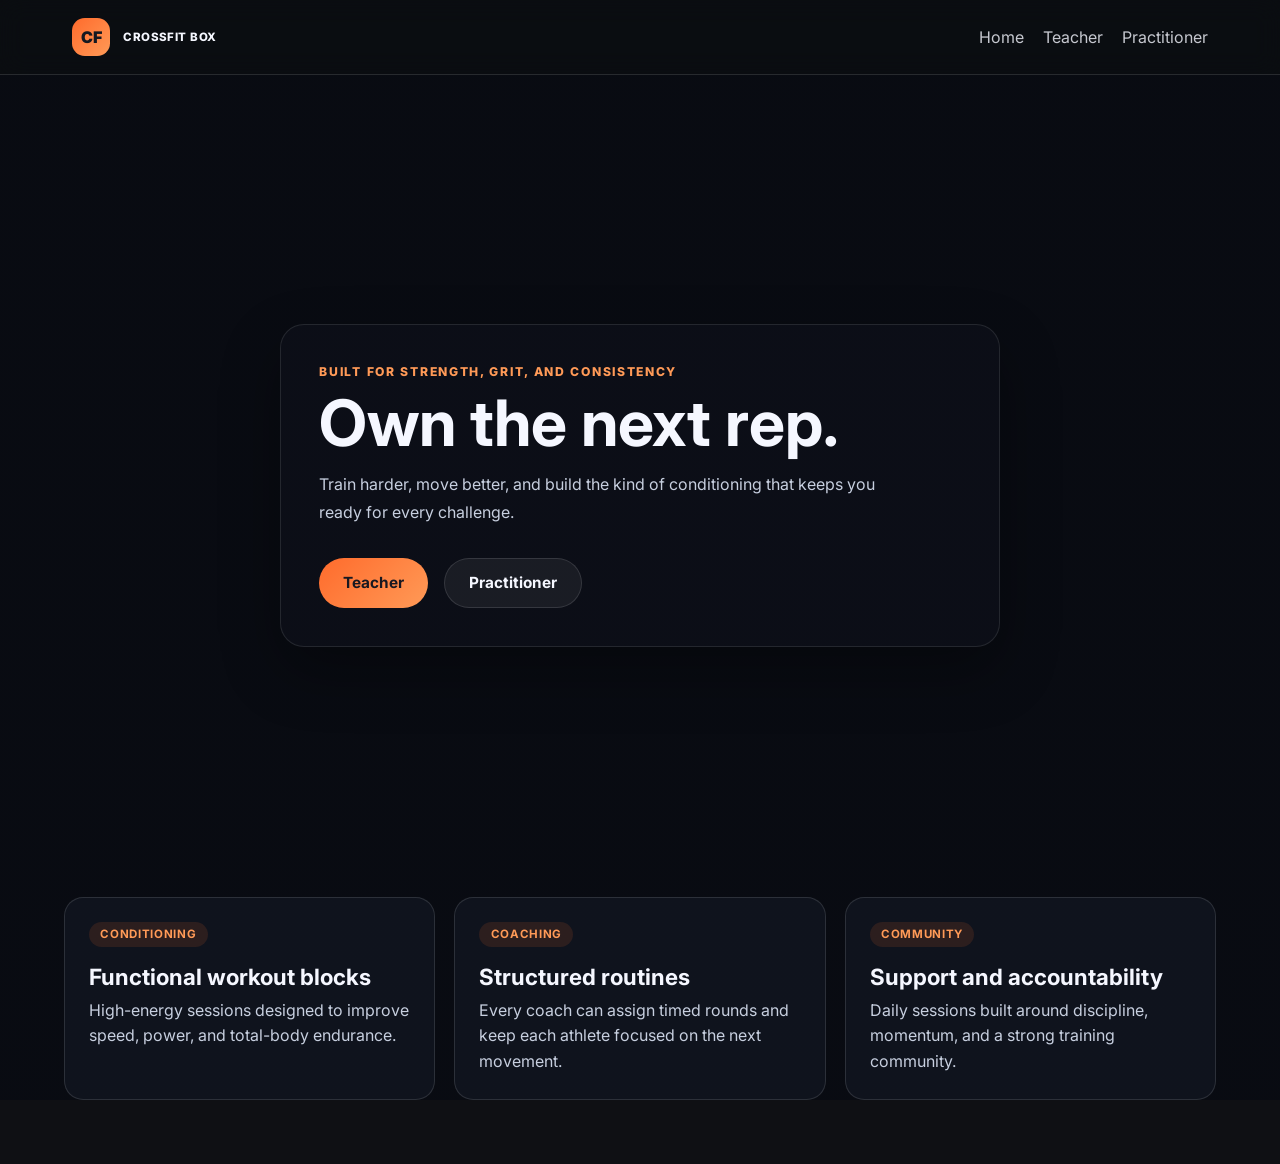
<file: Project_Yakbot1_Crossfit/index.html>
<!DOCTYPE html>
<html lang="en">
  <head>
    <meta charset="UTF-8" />
    <meta name="viewport" content="width=device-width, initial-scale=1.0" />
    <title>CrossFit Box</title>
    <link rel="preconnect" href="https://fonts.googleapis.com" />
    <link rel="preconnect" href="https://fonts.gstatic.com" crossorigin />
    <link href="https://fonts.googleapis.com/css2?family=Inter:wght@400;500;700;800;900&display=swap" rel="stylesheet" />
    <link rel="stylesheet" href="styles.css" />
  </head>
  <body class="page-home">
    <header class="topbar">
      <div class="brand-wrap">
        <span class="brand-mark">CF</span>
        <span class="brand-name">CrossFit Box</span>
      </div>
      <nav class="nav-links">
        <a href="index.html">Home</a>
        <a href="signin.html">Teacher</a>
        <a href="student.html">Practitioner</a>
      </nav>
    </header>

    <main class="hero-section">
      <div class="hero-card">
        <p class="eyebrow">Built for strength, grit, and consistency</p>
        <h1>Own the next rep.</h1>
        <p class="hero-copy">
          Train harder, move better, and build the kind of conditioning that keeps you ready for every challenge.
        </p>
        <div class="hero-actions">
          <a class="btn btn-primary" href="signin.html">Teacher</a>
          <a class="btn btn-secondary" href="student.html">Practitioner</a>
        </div>
      </div>
    </main>

    <section class="features-grid">
      <article class="feature-card">
        <span class="feature-tag">Conditioning</span>
        <h2>Functional workout blocks</h2>
        <p>High-energy sessions designed to improve speed, power, and total-body endurance.</p>
      </article>
      <article class="feature-card">
        <span class="feature-tag">Coaching</span>
        <h2>Structured routines</h2>
        <p>Every coach can assign timed rounds and keep each athlete focused on the next movement.</p>
      </article>
      <article class="feature-card">
        <span class="feature-tag">Community</span>
        <h2>Support and accountability</h2>
        <p>Daily sessions built around discipline, momentum, and a strong training community.</p>
      </article>
    </section>

    <script src="app.js"></script>
  </body>
</html>
</file>
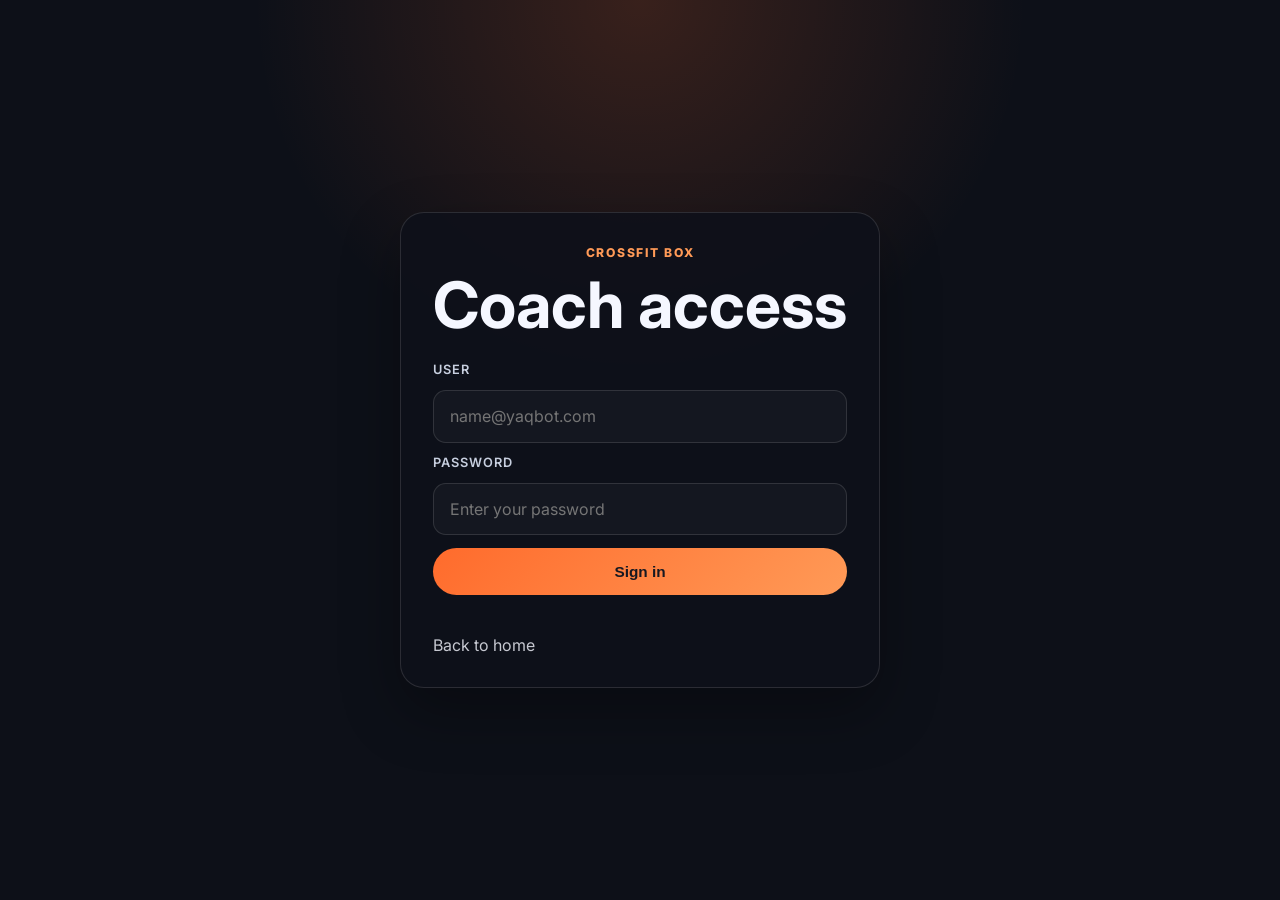
<file: Project_Yakbot1_Crossfit/signin.html>
<!DOCTYPE html>
<html lang="en">
  <head>
    <meta charset="UTF-8" />
    <meta name="viewport" content="width=device-width, initial-scale=1.0" />
    <title>Coach Sign In</title>
    <link rel="preconnect" href="https://fonts.googleapis.com" />
    <link rel="preconnect" href="https://fonts.gstatic.com" crossorigin />
    <link href="https://fonts.googleapis.com/css2?family=Inter:wght@400;500;700;800;900&display=swap" rel="stylesheet" />
    <link rel="stylesheet" href="styles.css" />
  </head>
  <body class="page-signin">
    <main class="auth-shell">
      <div class="auth-card">
        <p class="eyebrow centered">CrossFit Box</p>
        <h1>Coach access</h1>
        <form id="signin-form" class="auth-form">
          <label for="user">User</label>
          <input id="user" name="user" type="email" placeholder="name@yaqbot.com" required />

          <label for="password">Password</label>
          <input id="password" name="password" type="password" placeholder="Enter your password" required />

          <button class="btn btn-primary full-width" type="submit">Sign in</button>
          <p id="signin-message" class="status-message" aria-live="polite"></p>
        </form>
        <a class="text-link" href="index.html">Back to home</a>
      </div>
    </main>

    <script src="app.js"></script>
    <script>
      const credentials = ensureCredentials();
      const form = document.getElementById('signin-form');
      const message = document.getElementById('signin-message');
      const userInput = document.getElementById('user');
      const passwordInput = document.getElementById('password');

      form.addEventListener('submit', function (event) {
        event.preventDefault();

        const enteredUser = userInput.value.trim();
        const enteredPassword = passwordInput.value.trim();

        if (isValidTeacherEmail(enteredUser) && enteredPassword === credentials.password) {
          localStorage.setItem('crossfit_box_logged_in', 'true');
          window.location.href = 'teacher.html';
          return;
        }

        message.textContent = 'Incorrect user or password. Please try again.';
        form.reset();
        userInput.focus();
      });
    </script>
  </body>
</html>
</file>
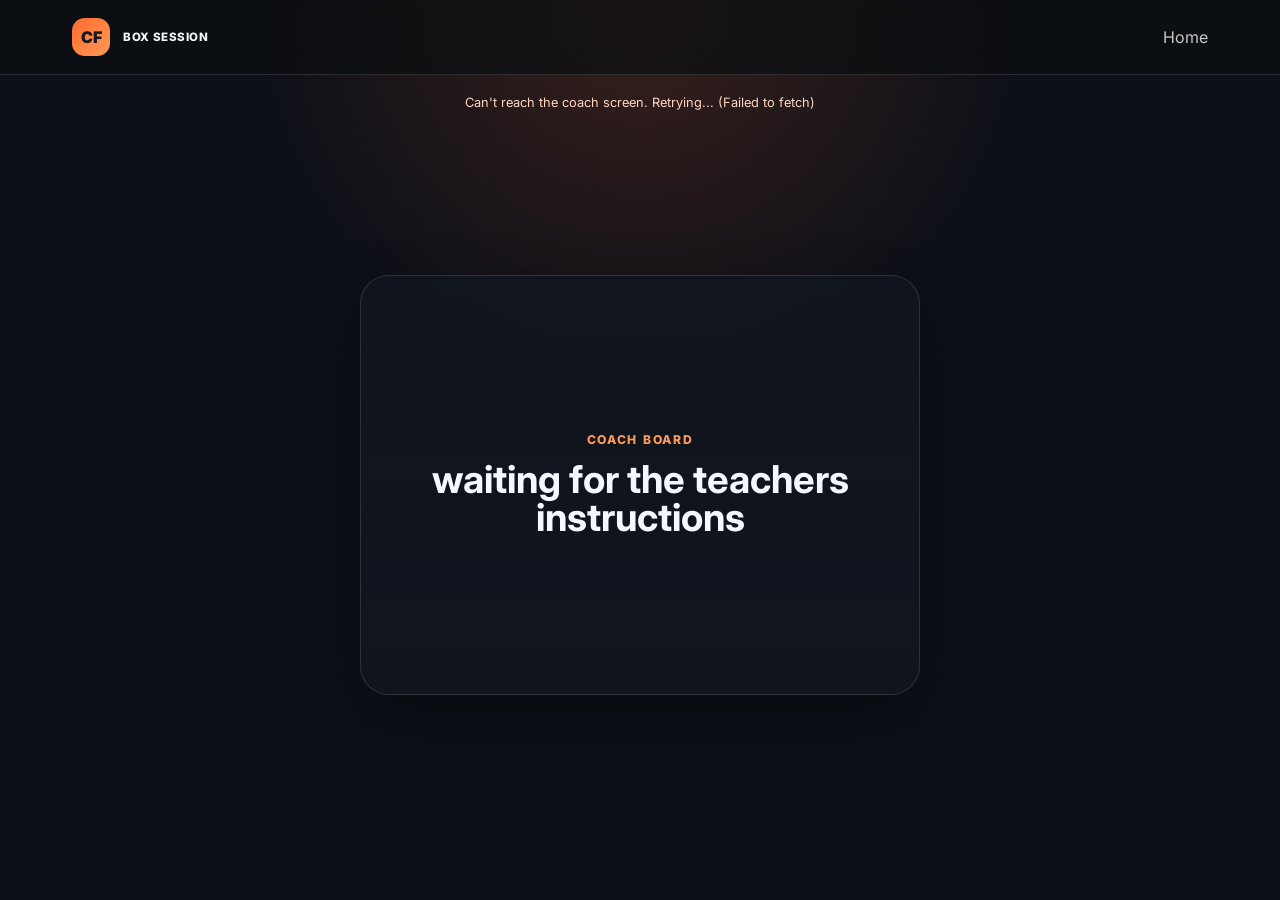
<file: Project_Yakbot1_Crossfit/student.html>
<!DOCTYPE html>
<html lang="en">
  <head>
    <meta charset="UTF-8" />
    <meta name="viewport" content="width=device-width, initial-scale=1.0" />
    <title>Practitioner Screen</title>
    <link rel="preconnect" href="https://fonts.googleapis.com" />
    <link rel="preconnect" href="https://fonts.gstatic.com" crossorigin />
    <link href="https://fonts.googleapis.com/css2?family=Inter:wght@400;500;700;800;900&display=swap" rel="stylesheet" />
    <link rel="stylesheet" href="styles.css" />
  </head>
  <body class="page-student">
    <header class="student-topbar">
      <div class="brand-wrap">
        <span class="brand-mark">CF</span>
        <span class="brand-name">Box Session</span>
      </div>
      <a class="text-link light" href="index.html">Home</a>
    </header>

    <main class="student-shell">
      <p id="connection-message" class="connection-message" role="status">Connecting to coach...</p>
      <section id="waiting-state" class="student-card waiting-state">
        <p class="eyebrow">Coach board</p>
        <h1>waiting for the teachers instructions</h1>
      </section>

      <section id="active-state" class="student-card active-state hidden">
        <p id="workout-mode-label" class="eyebrow">Current exercise</p>
        <h1 id="exercise-name">Burpees</h1>
        <div class="timer-ring">
          <span id="timer-value">00:00</span>
        </div>
        <p id="exercise-detail" class="exercise-detail">Ready</p>
        <ol id="routine-list" class="student-routine hidden"></ol>
      </section>
    </main>

    <script src="config.js"></script>
    <script src="app.js"></script>
    <script>
      const waitingState = document.getElementById('waiting-state');
      const activeState = document.getElementById('active-state');
      const exerciseName = document.getElementById('exercise-name');
      const timerValue = document.getElementById('timer-value');
      const exerciseDetail = document.getElementById('exercise-detail');
      const workoutModeLabel = document.getElementById('workout-mode-label');
      const routineList = document.getElementById('routine-list');
      const connectionMessage = document.getElementById('connection-message');
      let isRefreshing = false;

      async function renderStudentWorkout() {
        if (isRefreshing) {
          return;
        }
        isRefreshing = true;

        try {
          const workout = await fetchSharedWorkoutState();
          cacheWorkoutState(workout);
          connectionMessage.textContent = 'Connected to coach';
          connectionMessage.classList.remove('sync-error');

          if (workout && workout.isFinished) {
            waitingState.classList.add('hidden');
            activeState.classList.remove('hidden');
            workoutModeLabel.textContent = workout.timerMode === 'for-time' ? 'For Time complete' : `${workout.timerMode.toUpperCase()} complete`;
            exerciseName.textContent = workout.timerMode === 'for-time' && workout.elapsedSeconds < workout.timeCapSeconds
              ? 'Workout finished'
              : 'Workout complete';
            timerValue.textContent = workout.timerMode === 'for-time'
              ? formatSeconds(workout.elapsedSeconds)
              : '00:00';
            exerciseDetail.textContent = 'Great effort. Good job!';
            routineList.classList.add('hidden');
            return;
          }

          if (!workout || !workout.isActive) {
            waitingState.classList.remove('hidden');
            activeState.classList.add('hidden');
            return;
          }

          if (workout.timerMode === 'for-time' || workout.timerMode === 'amrap') {
            workoutModeLabel.textContent = workout.timerMode === 'for-time' ? 'For Time • counting up' : 'AMRAP • counting down';
            exerciseName.textContent = workout.timerMode === 'for-time' ? 'Complete the routine' : 'Repeat the routine';
            timerValue.textContent = formatSeconds(
              workout.timerMode === 'for-time' ? workout.elapsedSeconds : workout.remainingSeconds
            );
            exerciseDetail.textContent = workout.timerMode === 'for-time'
              ? `Time cap ${formatSeconds(workout.timeCapSeconds)} • finish early when complete`
              : 'As many rounds as possible before time runs out';
            routineList.replaceChildren(...workout.exercises.map((exercise) => {
              const item = document.createElement('li');
              item.textContent = exercise.name;
              return item;
            }));
            routineList.classList.remove('hidden');
            waitingState.classList.add('hidden');
            activeState.classList.remove('hidden');
            return;
          }

          const currentExercise = workout.exercises[workout.currentIndex];
          workoutModeLabel.textContent = `EMOM • ${workout.controlMode === 'automatic' ? 'Automatic' : 'Manual'}`;
          routineList.classList.add('hidden');
          waitingState.classList.add('hidden');
          activeState.classList.remove('hidden');

          exerciseName.textContent = currentExercise.name;
          timerValue.textContent = formatSeconds(workout.currentRemaining);
          exerciseDetail.textContent = `${workout.controlMode === 'automatic' ? 'Automatic mode' : 'Manual mode'} • ${currentExercise.focus}`;
        } catch (error) {
          connectionMessage.textContent = `Can't reach the coach screen. Retrying... (${error.message})`;
          connectionMessage.classList.add('sync-error');
        } finally {
          isRefreshing = false;
        }
      }

      renderStudentWorkout();
      setInterval(renderStudentWorkout, 500);
    </script>
  </body>
</html>
</file>
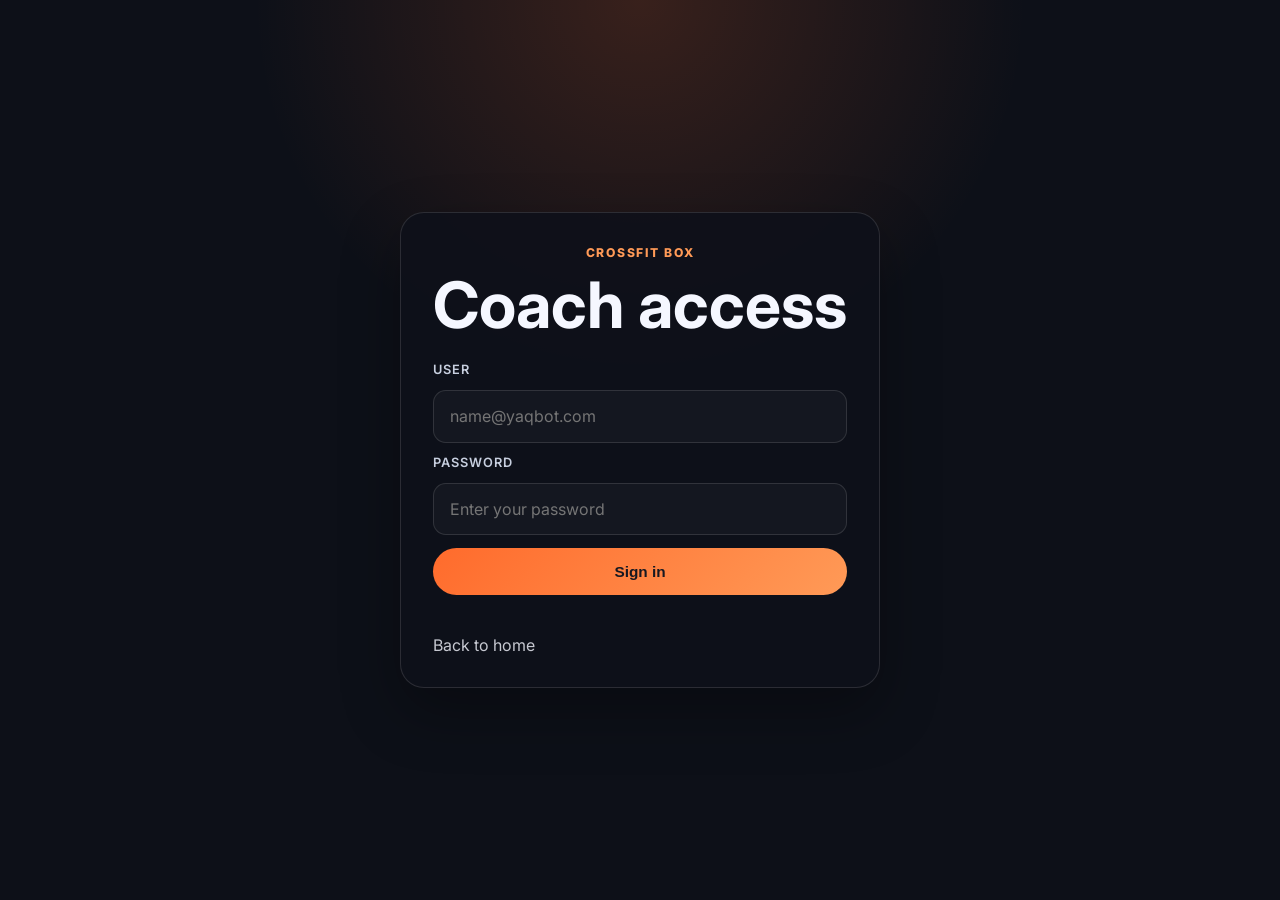
<file: Project_Yakbot1_Crossfit/teacher.html>
<!DOCTYPE html>
<html lang="en">
  <head>
    <meta charset="UTF-8" />
    <meta name="viewport" content="width=device-width, initial-scale=1.0" />
    <title>Coach Board</title>
    <link rel="preconnect" href="https://fonts.googleapis.com" />
    <link rel="preconnect" href="https://fonts.gstatic.com" crossorigin />
    <link href="https://fonts.googleapis.com/css2?family=Inter:wght@400;500;700;800;900&display=swap" rel="stylesheet" />
    <link rel="stylesheet" href="styles.css" />
  </head>
  <body class="page-teacher">
    <header class="topbar">
      <div class="brand-wrap">
        <span class="brand-mark">CF</span>
        <span class="brand-name">Coach board</span>
      </div>
      <nav class="nav-links">
        <a href="index.html">Home</a>
        <a href="student.html">Practitioner</a>
      </nav>
    </header>

    <main class="teacher-layout">
      <section class="panel exercise-panel">
        <div class="panel-header">
          <div>
            <p class="eyebrow">Routine of the day</p>
            <h2>Choose the workout</h2>
          </div>
        </div>
        <div id="exercise-list" class="exercise-list">
          <label class="exercise-card">
            <input type="checkbox" name="exercise" value="Air squats" data-duration="30" data-focus="Lower body power" checked />
            <span class="exercise-copy"><strong>Air squats</strong><small>30s • Lower body power</small></span>
          </label>
          <label class="exercise-card">
            <input type="checkbox" name="exercise" value="Burpees" data-duration="20" data-focus="Full-body conditioning" checked />
            <span class="exercise-copy"><strong>Burpees</strong><small>20s • Full-body conditioning</small></span>
          </label>
          <label class="exercise-card">
            <input type="checkbox" name="exercise" value="Box jumps" data-duration="25" data-focus="Explosive legs" checked />
            <span class="exercise-copy"><strong>Box jumps</strong><small>25s • Explosive legs</small></span>
          </label>
          <label class="exercise-card">
            <input type="checkbox" name="exercise" value="Kettlebell swings" data-duration="35" data-focus="Hip drive and endurance" checked />
            <span class="exercise-copy"><strong>Kettlebell swings</strong><small>35s • Hip drive and endurance</small></span>
          </label>
          <label class="exercise-card">
            <input type="checkbox" name="exercise" value="Push-ups" data-duration="25" data-focus="Upper body strength" checked />
            <span class="exercise-copy"><strong>Push-ups</strong><small>25s • Upper body strength</small></span>
          </label>
          <label class="exercise-card">
            <input type="checkbox" name="exercise" value="Mountain climbers" data-duration="20" data-focus="Core and cardio" checked />
            <span class="exercise-copy"><strong>Mountain climbers</strong><small>20s • Core and cardio</small></span>
          </label>
          <label class="exercise-card">
            <input type="checkbox" name="exercise" value="Wall balls" data-duration="30" data-focus="Power and coordination" checked />
            <span class="exercise-copy"><strong>Wall balls</strong><small>30s • Power and coordination</small></span>
          </label>
          <label class="exercise-card">
            <input type="checkbox" name="exercise" value="Plank hold" data-duration="40" data-focus="Core stability" checked />
            <span class="exercise-copy"><strong>Plank hold</strong><small>40s • Core stability</small></span>
          </label>
        </div>
      </section>

      <aside class="panel control-panel">
        <p class="eyebrow">Session controls</p>
        <h2>Workout format</h2>

        <div class="mode-switch workout-format-switch">
          <label class="mode-option">
            <input type="radio" name="timer-mode" value="for-time" />
            <span>For Time</span>
          </label>
          <label class="mode-option">
            <input type="radio" name="timer-mode" value="amrap" />
            <span>AMRAP</span>
          </label>
          <label class="mode-option">
            <input type="radio" name="timer-mode" value="emom" checked />
            <span>EMOM</span>
          </label>
        </div>

        <p id="format-description" class="format-description">Exercises run in order; choose whether to advance automatically or manually.</p>

        <label id="time-cap-field" class="time-cap-field hidden" for="time-cap-minutes">
          <span>Time cap (minutes)</span>
          <input id="time-cap-minutes" type="number" min="1" max="120" step="1" value="20" />
        </label>

        <fieldset id="emom-controls" class="emom-controls">
          <legend>Exercise progression</legend>
          <div class="mode-switch">
            <label class="mode-option">
              <input type="radio" name="mode" value="automatic" checked />
              <span>Automatic</span>
            </label>
            <label class="mode-option">
              <input type="radio" name="mode" value="manual" />
              <span>Manual</span>
            </label>
          </div>
        </fieldset>

        <div class="action-group">
          <button id="start-workout" class="btn btn-primary">Start workout</button>
          <button id="advance-workout" class="btn btn-secondary hidden">Next exercise</button>
          <button id="finish-workout" class="btn btn-secondary hidden">Finish workout</button>
          <button id="reset-workout" class="btn btn-muted">Reset</button>
        </div>

        <div class="status-box">
          <p class="status-label">Status</p>
          <h3 id="status-label">Waiting to start</h3>
          <p id="current-exercise-name">No exercise selected</p>
          <div id="countdown-display" class="countdown-display">00:00</div>
          <p id="sync-message" class="sync-message" role="status">Connecting to student screen...</p>
        </div>
      </aside>
    </main>
    
    <script src="config.js"></script>
    <script src="app.js"></script>
    <script>
      if (localStorage.getItem('crossfit_box_logged_in') !== 'true') {
        window.location.href = 'signin.html';
      }

      const startWorkoutButton = document.getElementById('start-workout');
      const advanceWorkoutButton = document.getElementById('advance-workout');
      const finishWorkoutButton = document.getElementById('finish-workout');
      const resetWorkoutButton = document.getElementById('reset-workout');
      const countdownDisplay = document.getElementById('countdown-display');
      const statusLabel = document.getElementById('status-label');
      const currentExerciseName = document.getElementById('current-exercise-name');
      const syncMessage = document.getElementById('sync-message');
      const timeCapField = document.getElementById('time-cap-field');
      const timeCapInput = document.getElementById('time-cap-minutes');
      const emomControls = document.getElementById('emom-controls');
      const formatDescription = document.getElementById('format-description');
      const timerModeInputs = Array.from(document.querySelectorAll('input[name="timer-mode"]'));

      let countdownTimer = null;

      const FORMAT_DESCRIPTIONS = {
        'for-time': 'Complete the selected routine as quickly as possible. The clock counts up to the cap; the coach can finish early.',
        amrap: 'Complete as many rounds of the selected routine as possible before the countdown reaches zero.',
        emom: 'Exercises run in order; choose whether to advance automatically or manually.'
      };

      function getSelectedExercises() {
        const cards = Array.from(document.querySelectorAll('input[name="exercise"]:checked'));
        return cards.map((card) => ({
          name: card.value,
          duration: Number(card.dataset.duration),
          focus: card.dataset.focus
        }));
      }

      function getSelectedTimerMode() {
        return document.querySelector('input[name="timer-mode"]:checked').value;
      }

      function updateFormatOptions() {
        const timerMode = getSelectedTimerMode();
        const usesTimeCap = timerMode === 'for-time' || timerMode === 'amrap';
        timeCapField.classList.toggle('hidden', !usesTimeCap);
        emomControls.classList.toggle('hidden', timerMode !== 'emom');
        formatDescription.textContent = FORMAT_DESCRIPTIONS[timerMode];
      }

      function renderTeacherStatus() {
        const workout = getWorkoutState();

        if (!workout || !workout.isActive) {
          if (workout && workout.isFinished) {
            statusLabel.textContent = 'Session complete';
            currentExerciseName.textContent = workout.timerMode === 'for-time' && workout.elapsedSeconds < workout.timeCapSeconds
              ? `Finished early • ${workout.exercises.length} exercises`
              : workout.timerMode === 'emom' ? 'All exercises complete' : 'Workout time complete';
            countdownDisplay.textContent = workout.timerMode === 'for-time'
              ? formatSeconds(workout.elapsedSeconds)
              : '00:00';
          } else {
            statusLabel.textContent = 'Waiting to start';
            currentExerciseName.textContent = 'No exercise selected';
            countdownDisplay.textContent = '00:00';
          }
          startWorkoutButton.disabled = false;
          advanceWorkoutButton.classList.add('hidden');
          finishWorkoutButton.classList.add('hidden');
          return;
        }

        startWorkoutButton.disabled = true;
        const isEmom = workout.timerMode === 'emom';
        const isManualPause = isEmom && workout.controlMode === 'manual' && !workout.isStarted;
        advanceWorkoutButton.classList.toggle('hidden', !isManualPause);
        finishWorkoutButton.classList.toggle('hidden', workout.timerMode !== 'for-time');

        if (workout.timerMode === 'for-time') {
          statusLabel.textContent = 'For Time • counting up';
          currentExerciseName.textContent = `Time cap ${formatSeconds(workout.timeCapSeconds)} • ${workout.exercises.length} exercises`;
          countdownDisplay.textContent = formatSeconds(workout.elapsedSeconds);
        } else if (workout.timerMode === 'amrap') {
          statusLabel.textContent = 'AMRAP • counting down';
          currentExerciseName.textContent = `${workout.exercises.length} exercises • repeat the routine`;
          countdownDisplay.textContent = formatSeconds(workout.remainingSeconds);
        } else {
          const currentExercise = workout.exercises[workout.currentIndex];
          statusLabel.textContent = `EMOM • ${workout.controlMode === 'automatic' ? 'Automatic' : 'Manual'}`;
          currentExerciseName.textContent = currentExercise
            ? `${currentExercise.name} • ${currentExercise.focus}`
            : 'No exercise selected';
          countdownDisplay.textContent = formatSeconds(workout.currentRemaining);
        }
      }

      function stopCountdown() {
        if (countdownTimer) {
          clearInterval(countdownTimer);
          countdownTimer = null;
        }
      }

      function updateWorkoutState(nextWorkout) {
        saveWorkoutState(nextWorkout);
        renderTeacherStatus();
      }

      function startCountdown() {
        stopCountdown();

        countdownTimer = setInterval(function () {
          const workout = getWorkoutState();

          if (!workout || !workout.isActive || !workout.isStarted) {
            return;
          }

          if (workout.timerMode === 'for-time') {
            workout.elapsedSeconds += 1;
            if (workout.elapsedSeconds >= workout.timeCapSeconds) {
              workout.elapsedSeconds = workout.timeCapSeconds;
              finishSession(workout);
              return;
            }
            saveWorkoutState(workout);
            renderTeacherStatus();
            return;
          }

          if (workout.timerMode === 'amrap') {
            workout.remainingSeconds = Math.max(0, workout.remainingSeconds - 1);
            if (workout.remainingSeconds === 0) {
              finishSession(workout);
              return;
            }
            saveWorkoutState(workout);
            renderTeacherStatus();
            return;
          }

          if (workout.currentRemaining > 0) {
            workout.currentRemaining -= 1;
            saveWorkoutState(workout);
            renderTeacherStatus();
            return;
          }

          if (workout.controlMode === 'automatic') {
            if (workout.currentIndex < workout.exercises.length - 1) {
              workout.currentIndex += 1;
              workout.currentRemaining = workout.exercises[workout.currentIndex].duration;
              saveWorkoutState(workout);
              renderTeacherStatus();
              return;
            }

            finishSession(workout);
            return;
          }

          if (workout.controlMode === 'manual') {
            workout.isStarted = false;
            workout.currentRemaining = 0;
            saveWorkoutState(workout);
            advanceWorkoutButton.classList.remove('hidden');
            renderTeacherStatus();
            stopCountdown();
          }
        }, 1000);
      }

      function finishSession(workout) {
        workout.isActive = false;
        workout.isFinished = true;
        workout.isStarted = false;
        saveWorkoutState(workout);
        renderTeacherStatus();
        stopCountdown();
      }

      function beginWorkout() {
        const selected = getSelectedExercises();
        if (!selected.length) {
          statusLabel.textContent = 'Select at least one exercise';
          return;
        }

        const timerMode = getSelectedTimerMode();
        const controlMode = document.querySelector('input[name="mode"]:checked').value;
        const timeCapSeconds = Number(timeCapInput.value) * 60;
        if (timerMode !== 'emom' && (!Number.isInteger(timeCapSeconds) || timeCapSeconds < 60 || timeCapSeconds > 7200)) {
          statusLabel.textContent = 'Set a time cap between 1 and 120 minutes';
          timeCapInput.focus();
          return;
        }

        const workout = {
          isActive: true,
          isFinished: false,
          timerMode,
          controlMode,
          exercises: selected,
          currentIndex: 0,
          currentRemaining: selected[0].duration,
          isStarted: true,
          timeCapSeconds: timerMode === 'emom' ? null : timeCapSeconds,
          elapsedSeconds: 0,
          remainingSeconds: timerMode === 'amrap' ? timeCapSeconds : null
        };

        updateWorkoutState(workout);
        startCountdown();
      }

      function advanceToNextExercise() {
        const workout = getWorkoutState();
        if (!workout || !workout.isActive) {
          return;
        }

        if (workout.timerMode === 'emom' && workout.controlMode === 'manual') {
          if (!workout.isStarted && workout.currentRemaining === 0) {
            if (workout.currentIndex < workout.exercises.length - 1) {
              workout.currentIndex += 1;
              workout.currentRemaining = workout.exercises[workout.currentIndex].duration;
              workout.isStarted = true;
              saveWorkoutState(workout);
              renderTeacherStatus();
              advanceWorkoutButton.classList.add('hidden');
              startCountdown();
            } else {
              finishSession(workout);
            }
          }
        }
      }

      function finishForTimeWorkout() {
        const workout = getWorkoutState();
        if (workout && workout.isActive && workout.timerMode === 'for-time') {
          finishSession(workout);
        }
      }

      function resetWorkout() {
        stopCountdown();
        clearWorkoutState();
        renderTeacherStatus();
      }

      startWorkoutButton.addEventListener('click', beginWorkout);
      advanceWorkoutButton.addEventListener('click', advanceToNextExercise);
      finishWorkoutButton.addEventListener('click', finishForTimeWorkout);
      resetWorkoutButton.addEventListener('click', resetWorkout);
      timerModeInputs.forEach(function (input) {
        input.addEventListener('change', updateFormatOptions);
      });
      window.addEventListener('workout-sync-success', function () {
        syncMessage.textContent = 'Connected to student screen';
        syncMessage.classList.remove('sync-error');
      });
      window.addEventListener('workout-sync-error', function (event) {
        syncMessage.textContent = `Unable to sync with student screen: ${event.detail.message}`;
        syncMessage.classList.add('sync-error');
      });

      renderTeacherStatus();
      updateFormatOptions();
      fetchSharedWorkoutState().then(function (workout) {
        cacheWorkoutState(workout);
        renderTeacherStatus();
        syncMessage.textContent = 'Connected to student screen';
      }).catch(function (error) {
        syncMessage.textContent = `Unable to connect to student screen: ${error.message}`;
        syncMessage.classList.add('sync-error');
      });
    </script>
  </body>
</html>
</file>
<file: Project_Yakbot1_Crossfit/styles.css>
:root {
  --bg-dark: #0f1014;
  --bg-soft: #171924;
  --panel: rgba(18, 23, 34, 0.7);
  --panel-strong: rgba(14, 17, 26, 0.88);
  --accent: #ff6b2c;
  --accent-soft: #ff9a57;
  --white: #f5f7ff;
  --muted: #c7cfdf;
  --line: rgba(255, 255, 255, 0.12);
  --success: #70e0a4;
  --shadow: 0 24px 60px rgba(0, 0, 0, 0.32);
}

* {
  box-sizing: border-box;
}

html, body {
  margin: 0;
  min-height: 100%;
  font-family: 'Inter', sans-serif;
  background: var(--bg-dark);
  color: var(--white);
}

body {
  min-height: 100vh;
}

body.page-home {
  background:
    linear-gradient(rgba(6, 9, 17, 0.7), rgba(6, 9, 17, 0.7)),
    url('https://images.unsplash.com/photo-1517836357463-d25dfeac3438?auto=format&fit=crop&w=1600&q=80') center/cover no-repeat fixed;
}

body.page-signin,
body.page-teacher,
body.page-student {
  background: radial-gradient(circle at top, rgba(255, 107, 44, 0.18), transparent 35%), #0d1018;
}

.topbar,
.student-topbar {
  display: flex;
  align-items: center;
  justify-content: space-between;
  padding: 1.1rem 4.5rem;
  background: rgba(12, 14, 17, 0.72);
  border-bottom: 1px solid var(--line);
  backdrop-filter: blur(12px);
}

.brand-wrap {
  display: flex;
  align-items: center;
  gap: 0.8rem;
}

.brand-mark {
  display: inline-flex;
  align-items: center;
  justify-content: center;
  width: 2.4rem;
  height: 2.4rem;
  border-radius: 0.8rem;
  background: linear-gradient(135deg, var(--accent), var(--accent-soft));
  color: #141821;
  font-weight: 900;
}

.brand-name {
  font-weight: 800;
  letter-spacing: 0.04em;
  text-transform: uppercase;
  font-size: 0.72rem;
}

.nav-links {
  display: flex;
  gap: 1.2rem;
}

.nav-links a,
.text-link {
  color: var(--white);
  text-decoration: none;
  opacity: 0.8;
}

.text-link.light {
  color: #fff3ee;
}

.hero-section {
  min-height: calc(100vh - 78px);
  display: grid;
  place-items: center;
  padding: 2rem 1.25rem;
}

.hero-card {
  width: min(720px, 92vw);
  background: rgba(14, 17, 26, 0.66);
  border: 1px solid rgba(255, 255, 255, 0.1);
  border-radius: 1.5rem;
  padding: clamp(2rem, 3vw, 4rem);
  box-shadow: var(--shadow);
}

.eyebrow {
  margin: 0 0 0.8rem;
  font-size: 0.76rem;
  text-transform: uppercase;
  letter-spacing: 0.14em;
  color: var(--accent-soft);
  font-weight: 800;
}

.eyebrow.centered {
  text-align: center;
}

.hero-card h1,
.auth-card h1,
.student-card h1 {
  margin: 0;
  font-size: clamp(2.2rem, 5vw, 5rem);
  line-height: 1;
}

.hero-copy {
  max-width: 560px;
  line-height: 1.7;
  color: var(--muted);
  margin-top: 1rem;
}

.hero-actions {
  display: flex;
  flex-wrap: wrap;
  gap: 1rem;
  margin-top: 2rem;
}

.btn {
  border: none;
  border-radius: 999px;
  padding: 0.9rem 1.5rem;
  font-weight: 700;
  font-size: 0.96rem;
  cursor: pointer;
  text-decoration: none;
  display: inline-flex;
  align-items: center;
  justify-content: center;
  transition: transform 0.2s ease, opacity 0.2s ease;
}

.btn:hover {
  transform: translateY(-1px);
}

.btn-primary {
  background: linear-gradient(135deg, var(--accent), var(--accent-soft));
  color: #171821;
}

.btn-secondary {
  background: rgba(255, 255, 255, 0.06);
  color: var(--white);
  border: 1px solid var(--line);
}

.btn-muted {
  background: rgba(255, 255, 255, 0.04);
  color: var(--muted);
  border: 1px solid var(--line);
}

.full-width {
  width: 100%;
}

.features-grid {
  display: grid;
  grid-template-columns: repeat(3, minmax(220px, 1fr));
  gap: 1.2rem;
  width: min(1180px, 90vw);
  margin: 0 auto 4rem;
}

.feature-card {
  background: rgba(18, 23, 34, 0.74);
  border: 1px solid var(--line);
  border-radius: 1.2rem;
  padding: 1.5rem;
}

.feature-tag {
  display: inline-block;
  padding: 0.35rem 0.7rem;
  border-radius: 999px;
  background: rgba(255, 107, 44, 0.12);
  color: var(--accent-soft);
  font-size: 0.72rem;
  font-weight: 700;
  letter-spacing: 0.06em;
  text-transform: uppercase;
}

.feature-card h2 {
  margin: 1rem 0 0.5rem;
  font-size: 1.4rem;
}

.feature-card p {
  margin: 0;
  color: var(--muted);
  line-height: 1.6;
}

.auth-shell {
  min-height: 100vh;
  display: grid;
  place-items: center;
  padding: 2rem 1rem;
}

.auth-card {
  width: min(480px, 92vw);
  background: var(--panel-strong);
  border: 1px solid var(--line);
  border-radius: 1.5rem;
  padding: 2rem;
  box-shadow: var(--shadow);
}

.auth-form {
  display: grid;
  gap: 0.8rem;
  margin-top: 1.6rem;
}

.auth-form label {
  font-size: 0.8rem;
  font-weight: 600;
  text-transform: uppercase;
  letter-spacing: 0.08em;
  color: var(--muted);
}

.auth-form input {
  width: 100%;
  border: 1px solid var(--line);
  background: rgba(255, 255, 255, 0.03);
  border-radius: 0.8rem;
  padding: 0.95rem 1rem;
  color: var(--white);
  font: inherit;
}

.status-message {
  min-height: 1.4rem;
  margin: 0.3rem 0 0;
  color: #ffd7c4;
  font-size: 0.9rem;
}

.teacher-layout {
  display: grid;
  grid-template-columns: 1.2fr 0.8fr;
  gap: 1.5rem;
  width: min(1200px, 92vw);
  margin: 2.25rem auto 4rem;
}

.panel {
  background: rgba(18, 23, 34, 0.8);
  border: 1px solid var(--line);
  border-radius: 1.5rem;
  padding: 1.5rem;
  box-shadow: var(--shadow);
}

.panel-header {
  display: flex;
  justify-content: space-between;
  align-items: center;
  margin-bottom: 1rem;
}

.exercise-list {
  display: grid;
  gap: 0.9rem;
  margin-top: 1.2rem;
}

.exercise-card {
  display: flex;
  align-items: center;
  gap: 0.9rem;
  padding: 1rem 1.1rem;
  border: 1px solid var(--line);
  border-radius: 1rem;
  background: rgba(255, 255, 255, 0.02);
}

.exercise-card input {
  accent-color: var(--accent);
  width: 1.1rem;
  height: 1.1rem;
}

.exercise-copy {
  display: flex;
  flex-direction: column;
  gap: 0.2rem;
}

.exercise-copy strong {
  font-size: 1.05rem;
}

.exercise-copy small {
  color: var(--muted);
}

.mode-switch {
  display: flex;
  gap: 0.8rem;
  flex-wrap: wrap;
  margin: 1rem 0 1.5rem;
}

.workout-format-switch .mode-option {
  flex: 1 1 auto;
  justify-content: center;
}

.format-description {
  color: var(--muted);
  font-size: 0.88rem;
  line-height: 1.5;
}

.time-cap-field {
  display: grid;
  gap: 0.5rem;
  color: var(--muted);
  font-size: 0.84rem;
  font-weight: 700;
  margin: 1rem 0;
}

.time-cap-field input {
  width: 100%;
  border: 1px solid var(--line);
  border-radius: 0.8rem;
  background: rgba(255, 255, 255, 0.03);
  color: var(--white);
  padding: 0.8rem 1rem;
  font: inherit;
}

.emom-controls {
  border: 0;
  margin: 1rem 0;
  min-width: 0;
  padding: 0;
}

.emom-controls legend {
  color: var(--muted);
  font-size: 0.84rem;
  font-weight: 700;
}

.mode-option {
  display: flex;
  align-items: center;
  gap: 0.5rem;
  padding: 0.7rem 0.9rem;
  border: 1px solid var(--line);
  border-radius: 999px;
  background: rgba(255, 255, 255, 0.02);
}

.mode-option input {
  accent-color: var(--accent);
}

.action-group {
  display: grid;
  gap: 0.8rem;
  margin-bottom: 1.4rem;
}

.status-box {
  background: rgba(255, 255, 255, 0.03);
  border: 1px solid var(--line);
  border-radius: 1rem;
  padding: 1.2rem;
}

.status-label {
  margin: 0 0 0.6rem;
  color: var(--muted);
  text-transform: uppercase;
  letter-spacing: 0.1em;
  font-weight: 700;
  font-size: 0.72rem;
}

.status-box h3 {
  margin: 0;
  font-size: 1.2rem;
}

#current-exercise-name {
  margin: 0.7rem 0 0.4rem;
  color: var(--muted);
  line-height: 1.5;
}

.countdown-display {
  font-size: clamp(2.1rem, 4vw, 3rem);
  font-weight: 900;
  letter-spacing: 0.04em;
  color: var(--accent-soft);
}

.student-shell {
  min-height: calc(100vh - 80px);
  display: grid;
  place-items: center;
  padding: 2rem 1rem;
  position: relative;
}

.sync-message,
.connection-message {
  color: var(--success);
  font-size: 0.8rem;
}

.sync-message.sync-error,
.connection-message.sync-error {
  color: #ffd7c4;
}

.connection-message {
  position: absolute;
  top: 0.5rem;
  left: 50%;
  transform: translateX(-50%);
}

.student-card {
  width: min(560px, 92vw);
  min-height: 420px;
  background: linear-gradient(180deg, rgba(17, 21, 30, 0.82), rgba(17, 21, 30, 0.94));
  border: 1px solid var(--line);
  border-radius: 1.8rem;
  box-shadow: var(--shadow);
  display: flex;
  flex-direction: column;
  justify-content: center;
  align-items: center;
  text-align: center;
  padding: 2rem;
}

.waiting-state h1 {
  font-size: clamp(1.9rem, 3vw, 3.3rem);
  text-transform: lowercase;
}

.active-state h1 {
  font-size: clamp(2rem, 4vw, 4rem);
}

.timer-ring {
  width: 210px;
  height: 210px;
  border-radius: 50%;
  border: 10px solid rgba(255, 107, 44, 0.3);
  background: radial-gradient(circle, rgba(255, 107, 44, 0.15), rgba(255, 255, 255, 0.02));
  display: grid;
  place-items: center;
  margin: 1.5rem auto;
  box-shadow: inset 0 0 28px rgba(255, 107, 44, 0.18);
}

#timer-value {
  font-weight: 900;
  font-size: clamp(2rem, 4vw, 3.3rem);
}

.exercise-detail {
  color: var(--muted);
  font-size: 1rem;
}

.student-routine {
  display: grid;
  gap: 0.4rem;
  width: min(360px, 100%);
  margin: 0.5rem auto 0;
  padding-left: 1.5rem;
  text-align: left;
  color: var(--muted);
}

.student-routine li {
  padding: 0.25rem 0;
}

.hidden {
  display: none;
}

@media (max-width: 760px) {
  .topbar,
  .student-topbar {
    padding: 1rem 1.1rem;
  }

  .nav-links {
    gap: 0.8rem;
    font-size: 0.74rem;
  }

  .teacher-layout,
  .features-grid {
    grid-template-columns: 1fr;
  }

  .hero-card {
    padding: 1.5rem;
  }
}
</file>
